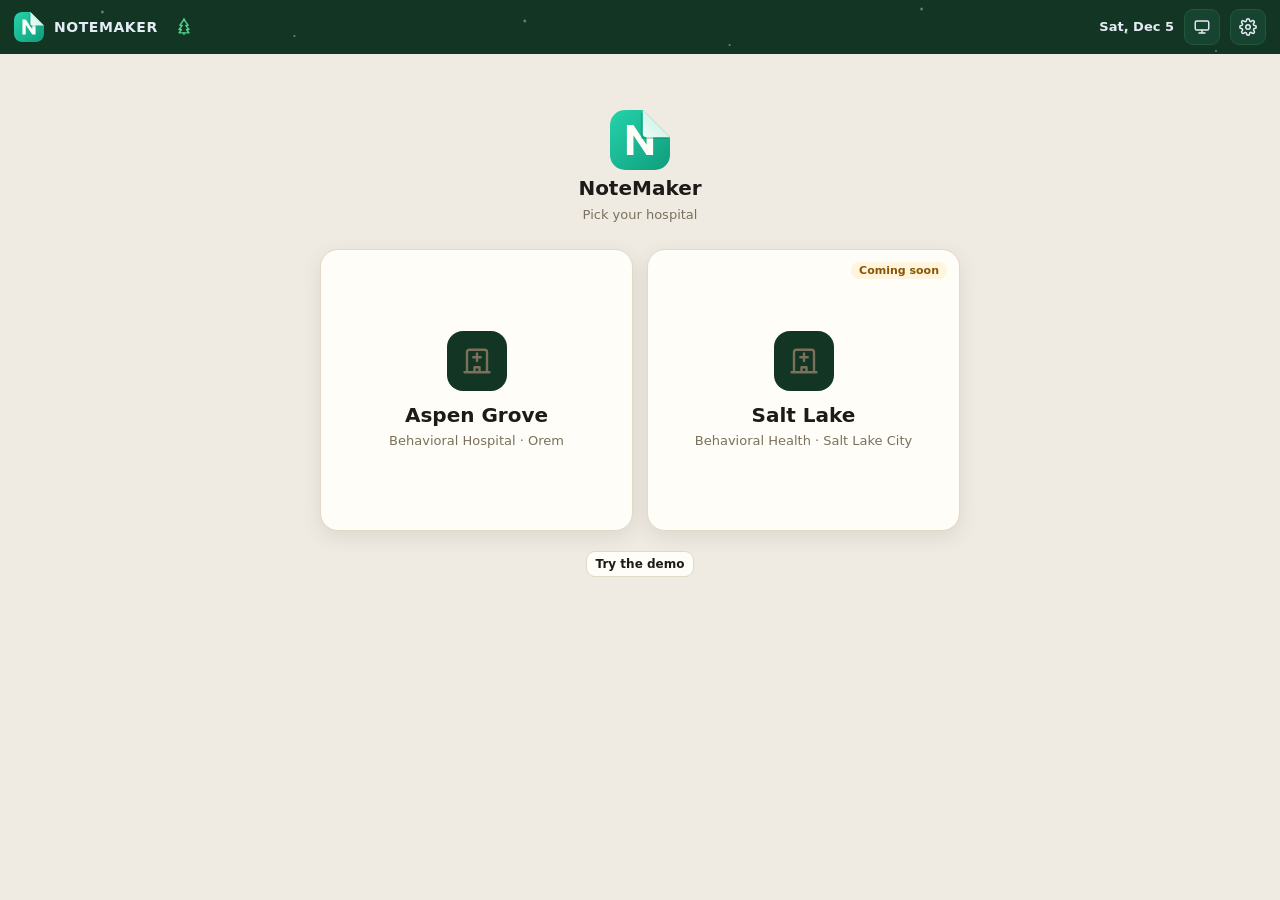
<file: index.html>
<!DOCTYPE html>
<html lang="en">
<head>
<meta charset="utf-8">
<!-- Security lock: this page may only load its own files and can never send data to any other server.
     worker-src 'self' only allows sw.js (this site's own offline copy of the app's files). -->
<meta http-equiv="Content-Security-Policy" content="default-src 'none'; script-src 'self'; style-src 'self' 'unsafe-inline'; img-src 'self' data: blob:; font-src 'self'; frame-src blob:; manifest-src 'self'; connect-src 'none'; worker-src 'self'; object-src 'none'; base-uri 'none'; form-action 'none'">
<meta name="referrer" content="no-referrer">
<meta name="viewport" content="width=device-width, initial-scale=1, viewport-fit=cover">
<meta name="robots" content="noindex">
<title>NoteMaker</title>
<meta name="description" content="Preps tomorrow's scribe notes, flags what needs attention, prints a unit at once.">
<meta name="theme-color" content="#0f1726">
<link rel="icon" href="icons/favicon.svg?v=2" type="image/svg+xml">
<link rel="icon" href="icons/favicon-32.png?v=2" sizes="32x32" type="image/png">
<link rel="apple-touch-icon" href="icons/apple-touch-icon.png?v=2">
<link rel="manifest" href="manifest.webmanifest">
<meta name="apple-mobile-web-app-capable" content="yes">
<meta name="apple-mobile-web-app-status-bar-style" content="black-translucent">
<meta property="og:title" content="NoteMaker">
<meta property="og:description" content="Scribe note prep, flags, and printing.">
<meta property="og:image" content="https://feirzen.github.io/Resilience-notes/icons/og-image.png">
<meta name="twitter:card" content="summary_large_image">
<link rel="stylesheet" href="styles.css?v=15">
</head>
<body>
<header class="top" id="top"></header>
<main id="main"><p style="padding:40px;text-align:center;color:#7a705c">Loading NoteMaker…</p></main>
<script src="boot-guard.js"></script>
<script src="vendor/docx.iife.js"></script>
<script src="vendor/jszip.min.js"></script>
<script src="vendor/jspdf.umd.min.js"></script>
<script type="module" src="app.js?v=15"></script>
</body>
</html>
</file>
<file: styles.css>
*{box-sizing:border-box;margin:0;padding:0}
:root{
  --chrome:#0f1726;--chrome2:#16213a;--chromeLine:#24324d;--chromeText:#e6ecf6;--chromeDim:#8797b5;
  --desk:#efebe3;--paper:#fffdf8;--paperLine:#e2d9c6;--ink:#1d1b17;--dim:#7a705c;--hover:#f6f1e4;
  --accent:#22c9a0;--accentInk:#0f1726;--red:#e5484d;--redBg:#fdecec;--redInk:#b8282d;--amb:#f0a020;--ambBg:#fff4de;--ambInk:#8a5600;
  --hl:#fff1b8;--hlLine:#e2b93b;--shadow:0 6px 20px rgba(60,45,20,.10);
  --serif:"Times New Roman",Times,"Source Serif 4",Georgia,serif;--sans:Inter,system-ui,-apple-system,"Segoe UI",sans-serif;
}
[data-theme=dark]{--desk:#0b111d;--paper:#151f33;--paperLine:#26334d;--ink:#e6ecf6;--dim:#8f9bb3;--hover:#1b2740;
  --redBg:#3a1a20;--redInk:#ff9aa5;--ambBg:#3a2c10;--ambInk:#ffcc77;--hl:#4a3f12;--hlLine:#a8862a;--shadow:0 6px 20px rgba(0,0,0,.35)}
[data-theme=sepia]{--chrome:#3b2f1e;--chrome2:#4a3b26;--chromeLine:#5c4a30;--chromeText:#f5ead6;--chromeDim:#c9b48f;
  --desk:#e9dfcb;--paper:#f8f0e0;--paperLine:#dccbab;--ink:#3b2f1e;--dim:#7d6a4c;--hover:#efe4cf;--accent:#c48a2c;--accentInk:#fff}
body{font-family:var(--sans);background:var(--desk);color:var(--ink);min-height:100vh;transition:background .3s,color .3s}
button,select,input,textarea{font:inherit;color:inherit}
button{cursor:pointer}
[hidden]{display:none!important}

/* ---------- top bar ---------- */
.top{background:var(--chrome);color:var(--chromeText);position:sticky;top:0;z-index:20;padding-top:env(safe-area-inset-top)}
.bar{display:flex;align-items:center;gap:10px;padding:9px 14px}
.logo{width:30px;height:30px;border-radius:8px;flex:none;display:block}
.brand{overflow:hidden;text-overflow:ellipsis;font-weight:700;font-size:14px;letter-spacing:.04em;white-space:nowrap}
.sp{flex:1}
.datebox{background:var(--chrome2);border:1px solid var(--chromeLine);color:var(--chromeText);border-radius:8px;padding:6px 8px;font-size:13px}
.gear{width:36px;height:36px;border-radius:9px;background:var(--chrome2);border:1px solid var(--chromeLine);display:grid;place-items:center;color:var(--chromeText);transition:transform .35s ease-out}
.gear.open{transform:rotate(90deg)}
.tabs{display:flex;overflow-x:auto;border-top:1px solid var(--chromeLine);padding:0 8px;scrollbar-width:none}
.tabs a{color:var(--chromeDim);text-decoration:none;font-weight:600;font-size:12.5px;padding:10px 12px;border-bottom:2px solid transparent;white-space:nowrap;transition:color .2s,border-color .2s;letter-spacing:.03em}
.tabs a:hover{color:var(--chromeText)}
.tabs a.on{color:#fff;border-color:var(--accent)}
.tabs i{font-style:normal;font-size:10.5px;margin-left:5px;color:var(--chromeDim)}
.tabs .rd{display:inline-block;width:6px;height:6px;border-radius:50%;background:var(--red);margin-left:5px;vertical-align:middle}
.tray{position:absolute;right:14px;top:54px;background:var(--paper);color:var(--ink);border:1px solid var(--paperLine);border-radius:14px;box-shadow:0 14px 40px rgba(0,0,0,.25);padding:10px;width:260px;animation:drop .25s ease-out;z-index:30}
@keyframes drop{from{opacity:0;transform:translateY(-6px)}to{opacity:1;transform:none}}
.tray h4{font-size:11px;text-transform:uppercase;letter-spacing:.07em;color:var(--dim);margin:6px 4px}
.looks{display:grid;grid-template-columns:repeat(4,1fr);gap:6px;margin-bottom:6px}
.looks button{border:2px solid var(--paperLine);border-radius:10px;padding:8px 2px 6px;font-size:11px;background:var(--paper);display:flex;flex-direction:column;align-items:center;gap:4px}
.looks button.on{border-color:var(--accent)}
.looks .sw{width:26px;height:18px;border-radius:5px;border:1px solid rgba(0,0,0,.15)}
.tray .item{display:flex;width:100%;text-align:left;gap:10px;align-items:center;padding:9px 8px;border:none;background:none;border-radius:8px;font-size:13.5px}
.tray .item:hover{background:var(--hover)}

/* ---------- layout ---------- */
main{padding:16px 14px calc(40px + env(safe-area-inset-bottom));max-width:1240px;margin:0 auto;animation:in .3s ease-out}
@keyframes in{from{opacity:0;transform:translateY(5px)}to{opacity:1;transform:none}}
@media (prefers-reduced-motion:reduce){*{animation:none!important;transition:none!important}}
h1{font-size:20px;font-weight:700}
h2{font-size:15px;font-weight:700;margin:18px 0 8px}
.muted{color:var(--dim);font-size:13px;line-height:1.45}
.row{display:flex;gap:8px;align-items:center;flex-wrap:wrap}
.btn{border:1px solid var(--paperLine);background:var(--paper);border-radius:9px;padding:8px 13px;font-weight:600;font-size:13px;transition:transform .15s ease-out,background .2s}
.btn:active{transform:scale(.97)}
.btn:hover{background:var(--hover)}
.btn.p{background:var(--chrome);color:var(--chromeText);border-color:var(--chrome)}
.btn.go{background:var(--accent);color:var(--accentInk);border-color:var(--accent)}
.btn.warn{color:var(--redInk)}
.btn.sm{padding:5px 9px;font-size:12px}
.card{background:var(--paper);border:1px solid var(--paperLine);border-radius:12px;box-shadow:var(--shadow)}

/* ---------- home ---------- */
.stats{display:grid;grid-template-columns:repeat(auto-fit,minmax(150px,1fr));gap:10px;margin-top:12px}
.stat{padding:14px}
.stat b{display:block;font-size:28px;font-weight:700;letter-spacing:-.02em}
.stat span{font-size:12.5px;color:var(--dim)}

.units{display:grid;grid-template-columns:repeat(auto-fill,minmax(220px,1fr));gap:10px}
.unit{padding:14px;text-decoration:none;color:inherit;display:block;transition:transform .2s ease-out,box-shadow .2s}
.unit:hover{transform:translateY(-2px);box-shadow:0 10px 26px rgba(60,45,20,.16)}
.unit .nm{font-weight:700;font-size:15px;letter-spacing:.03em}
.unit .ln{font-size:12.5px;color:var(--dim);margin-top:5px}
.pill{display:inline-block;font-size:11px;font-weight:700;padding:2px 8px;border-radius:10px}
.pill.r{background:var(--red);color:#fff}.pill.a{background:var(--amb);color:#1d1b17}.pill.ok{background:transparent;color:var(--dim);border:1px solid var(--paperLine)}

/* ---------- unit list (paper) ---------- */
.list{overflow:hidden}
.it{display:flex;gap:12px;padding:13px 16px;border-bottom:1px solid var(--paperLine);align-items:baseline;cursor:pointer;transition:background .2s;text-decoration:none;color:inherit}
.it:last-child{border:none}
.it:hover{background:var(--hover)}
.it .nm{font-family:var(--serif);font-size:16px;flex:1}
.it .mk{font-size:12px;font-weight:600;text-align:right}
.mk.r{color:var(--redInk)}.mk.a{color:var(--ambInk)}.mk.q{color:var(--dim);font-weight:500}
.tag{font-size:10.5px;font-weight:700;letter-spacing:.05em;color:var(--dim);border:1px solid var(--paperLine);padding:1px 6px;border-radius:6px;margin-left:6px;font-family:var(--sans);vertical-align:2px}

/* ---------- patient ---------- */
.ptwrap{display:grid;grid-template-columns:1fr;gap:14px}
@media(min-width:900px){.ptwrap{grid-template-columns:230px 1fr}}
.side{background:var(--chrome);border-radius:12px;padding:6px;align-self:start;position:sticky;top:calc(var(--toph,92px) + 18px);max-height:calc(100vh - var(--toph,92px) - 38px);overflow:auto}
@media(max-width:899px){.side{display:none}}
.side a{display:flex;align-items:center;gap:8px;padding:9px 10px;border-radius:8px;color:#d6deec;font-size:13px;text-decoration:none;transition:background .2s}
.side a:hover{background:var(--chrome2)}
.side a.on{background:#1d2b48;color:#fff;box-shadow:inset 3px 0 0 var(--accent)}
.side a span:first-child{flex:1;display:flex;align-items:center;min-width:0}
.side .admA,.side .qtag{vertical-align:0}.side .admA circle{fill:#4f86e8}
.side a .pill{flex:none}
.side .ok{color:#56688a;font-size:11px}
.alerts{display:flex;flex-direction:column;gap:6px;margin-bottom:10px}
.al{display:flex;align-items:center;gap:8px;font-size:13px;padding:8px 10px;border-radius:8px;border-left:4px solid;animation:in .3s ease-out}
.al.red{background:var(--redBg);border-color:var(--red)}.al.amber{background:var(--ambBg);border-color:var(--amb)}
.al .sp{flex:1}
.tools{display:flex;gap:6px;flex-wrap:wrap;margin-bottom:10px}
.paper{background:var(--paper);border:1px solid var(--paperLine);border-radius:4px;box-shadow:var(--shadow);padding:26px 24px;font-family:var(--serif);font-size:15px;line-height:1.5}
@media(max-width:600px){.paper{padding:18px 14px;font-size:14px}}
.hdr{display:flex;justify-content:space-between;flex-wrap:wrap;gap:6px;font-size:13px;color:var(--dim);margin-bottom:8px}
.ttl{text-align:center;font-weight:700;margin:6px 0 4px}
.box{font-weight:700;font-size:13px;letter-spacing:.02em;border:1px solid var(--ink);padding:3px 8px;margin:16px 0 6px}
.box em{font-weight:400;font-style:normal}
.boxed{border:1px solid var(--ink);margin:12px 0}
.boxed .bl{font-weight:700;font-size:13px;padding:3px 8px;border-bottom:1px solid var(--ink)}
.boxed .bc{padding:4px 8px;min-height:20px}
.pp{padding:4px 7px;margin:2px -7px;border-radius:5px;transition:background .2s}
.pp.click{cursor:pointer}
.pp.click:hover{background:var(--hover)}
.pp.open{background:var(--paper);outline:2px solid var(--accent);box-shadow:0 4px 16px rgba(34,201,160,.18)}
.new{background:var(--hl);box-shadow:inset 0 -2px 0 var(--hlLine);border-radius:2px;padding:0 2px}
.mf{display:inline-block;font:600 11px var(--sans);padding:2px 7px;border-radius:5px;margin-left:5px;vertical-align:1px}
.mf.red{background:var(--redBg);color:var(--redInk)}.mf.amber{background:var(--ambBg);color:var(--ambInk)}.mf.soft{background:var(--hover);color:var(--dim)}
.vs{width:100%;border-collapse:collapse;font:13px var(--sans);margin:4px 0 8px}
.vs td,.vs th{border:1px solid var(--paperLine);padding:4px;text-align:center}
.vs th{font-weight:600}
.pl{font-size:14.5px}
.mini{font:12px var(--sans);color:var(--dim);margin-top:10px}

/* ---------- editor panel ---------- */
.ed{font-family:var(--sans);font-size:13px;background:var(--desk);border:1px solid var(--paperLine);border-radius:10px;padding:12px;margin:8px 0 6px;animation:in .25s ease-out}
.ed label{display:block;font-size:11px;font-weight:600;text-transform:uppercase;letter-spacing:.06em;color:var(--dim);margin:10px 0 4px}
.ed textarea,.ed input,.ed select,.f input,.f select,.f textarea{width:100%;border:1px solid var(--paperLine);background:var(--paper);border-radius:8px;padding:8px 9px;font-size:13.5px;transition:border-color .2s}
.ed textarea:focus,.ed input:focus,.f input:focus,.f textarea:focus{outline:none;border-color:var(--accent)}
.ed textarea{min-height:58px;resize:vertical;font-family:var(--serif);font-size:14.5px}
.grid2{display:grid;grid-template-columns:1fr 1fr;gap:8px}
.meds{display:flex;flex-direction:column;gap:6px}
.med{display:grid;grid-template-columns:2fr 1fr 1fr 1fr auto;gap:6px;align-items:center;background:var(--paper);border:1px solid var(--paperLine);border-radius:8px;padding:6px}
@media(max-width:600px){.med{grid-template-columns:1fr 1fr}}
.med input{padding:6px 7px;font-size:12.5px}
.med .x{display:flex;gap:4px;flex-wrap:wrap;grid-column:1/-1;font-size:12px;color:var(--dim);align-items:center}
.chip{display:inline-flex;align-items:center;gap:5px;border:1px solid var(--paperLine);background:var(--paper);border-radius:14px;padding:4px 9px;font-size:12px;cursor:pointer;transition:background .2s}
.chip.on{background:var(--chrome);color:var(--chromeText);border-color:var(--chrome)}

/* ---------- modal ---------- */
.scrim{position:fixed;inset:0;background:rgba(15,23,38,.55);display:grid;place-items:center;padding:16px;z-index:50;animation:fade .2s ease-out}
@keyframes fade{from{opacity:0}to{opacity:1}}
.modal{background:var(--paper);color:var(--ink);border-radius:14px;width:100%;max-width:520px;max-height:90vh;display:flex;flex-direction:column;overflow:hidden;animation:pop .28s cubic-bezier(.2,.9,.3,1.15)}
.modal.wide{max-width:980px}
@keyframes pop{from{opacity:0;transform:scale(.96) translateY(8px)}to{opacity:1;transform:none}}
.mh{background:var(--chrome);color:var(--chromeText);padding:12px 16px;font-weight:600;display:flex;align-items:center;gap:8px}
.mb{padding:14px 16px;overflow:auto}
.mfoot{display:flex;gap:8px;padding:12px 16px;border-top:1px solid var(--paperLine);justify-content:flex-end;flex-wrap:wrap}
.lbl{font-size:11px;text-transform:uppercase;letter-spacing:.06em;color:var(--dim);margin:12px 0 6px;font-weight:600}
.chk{display:flex;gap:10px;align-items:flex-start;font-size:13.5px;padding:9px 0;border-bottom:1px solid var(--paperLine);cursor:pointer}
.chk input{width:17px;height:17px;margin-top:2px;accent-color:var(--accent);flex:none}
.chk small{display:block;color:var(--dim);font-size:12px;margin-top:2px}
.f{display:grid;gap:4px;margin-bottom:8px}
.f span{font-size:11px;font-weight:600;text-transform:uppercase;letter-spacing:.06em;color:var(--dim)}
.vgrid{width:100%;border-collapse:collapse;font-size:13px}
.vgrid th{font-size:11px;text-transform:uppercase;color:var(--dim);text-align:left;padding:4px}
.vgrid td{padding:3px}
.vgrid input{width:100%;min-width:52px;border:1px solid var(--paperLine);background:var(--paper);border-radius:6px;padding:6px;font-size:13px}
.vgrid td.nm{font-family:var(--serif);font-size:14px;white-space:nowrap;padding-right:8px}
.vwrap{display:grid;grid-template-columns:1fr;gap:12px}
@media(min-width:860px){.vwrap{grid-template-columns:300px 1fr}}
.qr{background:#fff;border-radius:10px;padding:8px;width:200px;margin:8px auto}
.qr svg{width:100%;height:auto;display:block}
.shots img{width:100%;border-radius:8px;border:1px solid var(--paperLine);margin-top:8px;cursor:zoom-in}
.status{display:inline-flex;align-items:center;gap:7px;font-size:13px;font-weight:600}
.dot{width:9px;height:9px;border-radius:50%;background:#c3c9d6}.dot.on{background:#1f9d63}.dot.bad{background:var(--red)}
.code{font:700 22px ui-monospace,monospace;letter-spacing:.2em}
.toast{position:fixed;left:50%;bottom:24px;transform:translateX(-50%);background:var(--chrome);color:var(--chromeText);padding:10px 16px;border-radius:10px;font-size:13.5px;font-weight:600;z-index:60;animation:pop .25s ease-out;box-shadow:0 10px 30px rgba(0,0,0,.25)}
.welcome{max-width:560px;margin:40px auto;padding:24px}
.welcome .logo{width:56px;height:56px;border-radius:14px;margin-bottom:12px}
.warnbox{font-size:12.5px;color:var(--ambInk);background:var(--ambBg);border-radius:10px;padding:10px 12px;line-height:1.45;margin-top:12px}

@media(max-width:480px){.brand{display:none}.datebox{max-width:140px}}

.spin{display:inline-block;width:13px;height:13px;border:2px solid currentColor;border-right-color:transparent;border-radius:50%;margin-right:7px;vertical-align:-2px;animation:rot .7s linear infinite}
.spin.big{width:34px;height:34px;border-width:3px;margin:0;color:var(--accent)}
@keyframes rot{to{transform:rotate(360deg)}}
.bar2{height:5px;border-radius:3px;background:var(--hover);margin-top:14px;overflow:hidden}
.bar2 i{display:block;height:100%;width:0;background:var(--accent);transition:width .3s ease-out}
button:disabled{opacity:.7;cursor:wait}

ul.dash{list-style:none;padding-left:34px;margin:6px 0}
ul.dash li{position:relative}
ul.dash li::before{content:"-";position:absolute;left:-20px}
.savepill{position:fixed;right:14px;bottom:calc(14px + env(safe-area-inset-bottom));background:var(--chrome);color:var(--chromeText);font-size:12.5px;font-weight:600;padding:8px 12px;border-radius:20px;z-index:40;box-shadow:0 6px 18px rgba(0,0,0,.2);animation:pop .25s ease-out}

.today{display:flex;flex-direction:column;align-items:flex-end;line-height:1.15;font-size:13px}
.oldbtn{background:none;border:none;color:var(--chromeDim);font-size:11.5px;padding:2px 0;text-decoration:underline;text-underline-offset:2px}
.oldbtn.on{color:#1d1b17;background:var(--amb);text-decoration:none;border-radius:6px;padding:2px 7px;font-weight:600}
#ov{overflow:hidden}
.ovu{border-bottom:1px solid var(--paperLine)}.ovu:last-child{border:none}
.ovh{display:flex;align-items:center;gap:12px;padding:11px 14px;cursor:pointer;transition:background .2s}
.ovh:hover{background:var(--hover)}
.ovn{font-weight:700;font-size:13px;letter-spacing:.04em;width:82px;flex:none}

.s{width:18px;height:18px;border-radius:5px;display:block;transition:transform .15s ease-out}
.s:hover{transform:scale(1.2)}
.s.g{background:#3fb97f}.s.a{background:var(--amb)}.s.r{background:var(--red)}
.chev{color:var(--dim);transition:transform .25s ease-out}
.ovu.open .chev{transform:rotate(90deg)}
.ovb{display:none;padding:0 10px 10px;overflow:auto}
.ovu.open .ovb{display:block;animation:in .25s ease-out}
.ovt{width:100%;border-collapse:collapse;font-size:12.5px}
.ovt th{text-align:left;font-size:10.5px;text-transform:uppercase;letter-spacing:.05em;color:var(--dim);padding:6px;border-bottom:1px solid var(--paperLine)}
.ovt td{padding:7px 6px;border-bottom:1px solid var(--paperLine);vertical-align:top}
.ovt tr[onclick]{cursor:pointer}.ovt tr[onclick]:hover td{background:var(--hover)}
.ovt td.nm{font-family:var(--serif);font-size:14px;white-space:nowrap}
.ovt.rules input,.ovt.rules select{border:1px solid var(--paperLine);background:var(--paper);border-radius:6px;padding:5px 6px;font-size:12.5px;width:100%;min-width:90px}
.ovt.rules input:disabled,.ovt.rules select:disabled{opacity:.6}

.back{width:34px;height:34px;border-radius:9px;background:var(--chrome2);border:1px solid var(--chromeLine);color:var(--chromeText);font-size:22px;line-height:1;display:grid;place-items:center;padding-bottom:3px;transition:transform .15s ease-out}
.back:active{transform:scale(.94)}
.chip.sug{padding:3px 8px;font-size:11.5px}
.chip.sug:hover{background:var(--accent);color:var(--accentInk);border-color:var(--accent)}
.stickies{display:flex;flex-direction:column;gap:8px;margin-bottom:10px;align-items:flex-start}
.sticky{width:100%;border-radius:10px;padding:9px 12px;font-size:13.5px;line-height:1.45;box-shadow:var(--shadow);animation:in .25s ease-out;border-left:4px solid}
.sticky.quick{background:#fff6cf;border-color:#e2b93b;color:#3b3110}
.sticky.keep{background:#e7f1fb;border-color:#4f7cff;color:#18263f}
[data-theme=dark] .sticky.quick{background:#3d3412;color:#f5e9b8}[data-theme=dark] .sticky.keep{background:#18263f;color:#cfe0ff}
.sticky .sh{display:flex;gap:8px;align-items:center;margin-bottom:3px;font-size:12px}
.sticky .btn.sm{padding:2px 7px;font-size:11px;background:rgba(255,255,255,.6)}
.tag.note{color:#8a5600;border-color:#e2b93b}
.ovt.xl td{font-size:12.5px}.ovt.xl tr[data-pt]{cursor:pointer}.ovt.xl tr[data-pt]:hover td{background:var(--hover)}
.ovt .cell{width:52px;border:1px solid var(--paperLine);background:var(--paper);border-radius:6px;padding:3px 5px;font-size:12.5px;text-align:center}

/* ---------- round 10 ---------- */
.homegrid{display:grid;grid-template-columns:1fr;gap:18px}
@media(min-width:1100px){.homegrid{grid-template-columns:1fr 290px}.rail{position:sticky;top:calc(var(--toph,92px) + 28px);align-self:start;max-height:calc(100vh - var(--toph,92px) - 48px);overflow:auto}}
.rail{display:flex;flex-direction:column;gap:10px}
.daybar{display:flex;flex-wrap:wrap;gap:10px;align-items:flex-end;padding:12px 14px;margin-top:12px}
.daybar label{display:flex;flex-direction:column;gap:3px;font-size:11px;font-weight:600;text-transform:uppercase;letter-spacing:.05em;color:var(--dim)}
.daybar select,.daybar input{border:1px solid var(--paperLine);background:var(--paper);border-radius:8px;padding:7px 9px;font-size:14px;text-transform:none;letter-spacing:0;color:var(--ink);font-weight:500}
.daybar input{width:78px}.daybar select{min-width:170px}
.daybar .btn{margin-left:auto}
.stat .admits{display:flex;flex-direction:column;gap:2px;margin-top:8px}
.stat .admits a{font-family:var(--serif);font-size:14px;color:var(--ink);text-decoration:none}
.stat .admits a:hover{text-decoration:underline}
.stat .admits i{font-style:normal;font-family:var(--sans);font-size:11px;color:var(--dim);margin-left:4px}
.stat.r b{color:var(--ambInk)}
.units2{display:grid;grid-template-columns:repeat(auto-fill,minmax(210px,1fr));gap:12px}
.unit2{padding:14px 16px;text-decoration:none;color:inherit;display:flex;flex-direction:column;gap:4px;transition:transform .2s ease-out,box-shadow .2s;border-top:4px solid var(--chrome)}
.unit2:hover{transform:translateY(-3px);box-shadow:0 12px 28px rgba(60,45,20,.16)}
.u-top{display:flex;align-items:baseline;justify-content:space-between}
.u-name{font-weight:700;font-size:16px;letter-spacing:.04em;text-transform:uppercase}
.u-num{font-size:30px;font-weight:700;letter-spacing:-.03em;line-height:1}
.u-sub{font-size:12px;color:var(--dim);margin-top:-2px}
.u-bar{height:5px;border-radius:3px;background:var(--hover);overflow:hidden;margin-top:6px}
.u-bar i{display:block;height:100%;background:var(--accent);transition:width .5s ease-out}
.u-foot{font-size:12.5px;color:var(--dim)}.u-foot.ok{color:var(--ink);font-weight:600}
.u-flags{display:flex;flex-wrap:wrap;gap:10px;font-size:12px;margin-top:2px;min-height:18px}
.u-flags span{display:inline-flex;align-items:center;gap:5px}
i.d{display:inline-block;width:8px;height:8px;border-radius:50%;vertical-align:1px}
i.d.r{background:var(--red)}i.d.a{background:var(--amb)}i.d.q{background:#e2b93b;box-shadow:0 0 0 2px #fff6cf;margin-left:6px}
.ovh{background:var(--hover)}
.ovu.open .ovh{background:var(--chrome);color:var(--chromeText)}.ovu.open .ovh .muted{color:var(--chromeDim)}
.ovt.zebra tr:nth-child(even) td{background:rgba(120,100,60,.07)}
[data-theme=dark] .ovt.zebra tr:nth-child(even) td{background:rgba(255,255,255,.04)}
.ovt.xl td.nm b{font-family:var(--serif);font-size:14.5px}
.dxa{color:#b4531a;font-weight:600}.dxd{color:#6d3fc0;font-weight:600}
[data-theme=dark] .dxa{color:#ffb27a}[data-theme=dark] .dxd{color:#c3a6ff}
.ovt .cell::placeholder{color:#b9ad95;opacity:1}
.ovt .cell.wide{width:100%;min-width:140px;text-align:left}
.sticky.count{background:#e9f6ee;border-color:#3fb97f;color:#173b28}
.sticky.count pre{font:13.5px/1.45 ui-monospace,Consolas,monospace;white-space:pre-wrap;margin:4px 0}
.sticky.board{border-color:transparent;color:#2b2418}
.sticky.board.c0{background:#fde2e4}.sticky.board.c1{background:#e2ecfd}.sticky.board.c2{background:#efe2fd}
[data-theme=dark] .sticky.count{background:#173b28;color:#d6f5e3}[data-theme=dark] .sticky.board{color:#f1ece3}
[data-theme=dark] .sticky.board.c0{background:#4a2a2e}[data-theme=dark] .sticky.board.c1{background:#22324d}[data-theme=dark] .sticky.board.c2{background:#382a4d}
.counttxt{width:100%;font:14px/1.5 ui-monospace,Consolas,monospace;border:1px solid var(--paperLine);border-radius:8px;padding:10px;background:var(--paper);color:var(--ink)}
.countgrid{display:grid;grid-template-columns:repeat(auto-fill,minmax(230px,1fr));gap:10px}
.segtabs{display:flex;gap:6px;flex-wrap:wrap;margin-bottom:12px}
.segtabs button{border:1px solid var(--paperLine);background:var(--paper);border-radius:20px;padding:7px 13px;font-weight:600;font-size:13px}
.segtabs button.on{background:var(--chrome);color:var(--chromeText);border-color:var(--chrome)}
.tools{align-items:center}
.btn.big{font-size:14.5px;padding:10px 16px}
.btn.ic{display:inline-flex;align-items:center;gap:6px;padding:8px 11px}
.btn.ic span{font-size:12.5px}
@media(max-width:700px){.btn.ic span{display:none}}
.more{position:relative}
.menu{position:absolute;right:0;top:calc(100% + 6px);background:var(--paper);border:1px solid var(--paperLine);border-radius:12px;box-shadow:0 14px 34px rgba(0,0,0,.18);padding:6px;min-width:250px;z-index:25;animation:drop .2s ease-out}
.menu button{display:block;width:100%;text-align:left;border:none;background:none;padding:9px 10px;border-radius:8px;font-size:13.5px}
.menu button:hover{background:var(--hover)}.menu button.warn{color:var(--redInk)}
.aimbar{position:fixed;left:50%;top:calc(12px + env(safe-area-inset-top));transform:translateX(-50%);background:#1d1b17;color:#fff;padding:10px 12px 10px 16px;border-radius:12px;display:flex;gap:12px;align-items:center;z-index:70;font-size:13.5px;font-weight:600;box-shadow:0 10px 30px rgba(0,0,0,.3);animation:pop .25s ease-out;width:min(560px,94vw)}
body.aiming,body.aiming *{cursor:crosshair!important}
.flagged{outline:3px solid var(--amb)!important;outline-offset:2px;transition:outline-color .3s}

/* ---------- round 11: NoteMaker ---------- */
.ico{flex:none;vertical-align:-3px}
.btn .ico{margin-right:2px}
.sitetag{font-size:10.5px;font-weight:700;letter-spacing:.06em;color:var(--chromeDim);border:1px solid var(--chromeLine);border-radius:6px;padding:2px 6px}
.small{font-size:12.5px}
/* census + follow-up */
.census{display:grid;grid-template-columns:auto auto 1fr;gap:4px 26px;align-items:center;padding:16px 20px;margin-top:12px}
.cz b{display:block;font-size:34px;font-weight:700;letter-spacing:-.03em;line-height:1}
.cz span{font-size:12.5px;color:var(--dim)}
.cadm{display:flex;flex-wrap:wrap;gap:6px 14px;border-left:1px solid var(--paperLine);padding-left:20px;min-height:40px;align-items:center}
.cadm a{display:inline-flex;align-items:center;font-family:var(--serif);font-size:15px;color:var(--ink);text-decoration:none}
.cadm a .admA{vertical-align:0}
.cadm a:hover{text-decoration:underline}
.cadm i{font:normal 600 10.5px var(--sans);color:var(--dim);margin-left:6px;letter-spacing:.04em;text-transform:uppercase}
@media(max-width:640px){.census{grid-template-columns:1fr 1fr}.cadm{grid-column:1/-1;border:none;padding:0}}
.fuwrap{margin-top:12px;overflow:hidden}
.fuh{padding:12px 18px;font-size:14px;border-bottom:1px solid var(--paperLine);color:var(--dim)}
.fuh b{font-size:22px;color:var(--ambInk);margin-right:4px}
.furows{display:grid;grid-template-columns:repeat(auto-fill,minmax(330px,1fr))}
.fur{display:grid;grid-template-columns:96px 34px 1fr;gap:10px;align-items:center;padding:12px 18px;border-bottom:1px solid var(--paperLine);color:inherit;text-decoration:none;transition:background .2s}
.fur:hover{background:var(--hover)}
.fun{font-weight:700;letter-spacing:.05em;text-transform:uppercase;font-size:13.5px}
.fuc{font-size:18px;font-weight:700;color:var(--dim);text-align:right}
.fut{display:flex;flex-wrap:wrap;gap:5px}
.fpill{font-size:11.5px;font-weight:600;padding:3px 8px;border-radius:10px;white-space:nowrap}
.fpill.r{background:var(--redBg);color:var(--redInk)}.fpill.a{background:var(--ambBg);color:var(--ambInk)}
.fpill.q{background:#fff6cf;color:#7a5a00}.fpill.n{background:var(--hover);color:var(--dim)}
/* rail */
.countcard{background:linear-gradient(160deg,#0f5b46,#147a5c);color:#e9fff6;border-radius:14px;padding:14px 16px;box-shadow:0 10px 26px rgba(15,91,70,.28);margin-bottom:8px}
.cch{display:flex;align-items:center;gap:8px;font-weight:700;font-size:14px;margin-bottom:6px}
.cch .btn{background:rgba(255,255,255,.15);border-color:rgba(255,255,255,.25);color:#fff}
.countcard pre{font:13.5px/1.45 ui-monospace,Consolas,monospace;white-space:pre-wrap;margin:6px 0 4px;color:#fff}
.countcard p{font-size:12.5px;opacity:.85}.ccf{font-size:11px;opacity:.7}
.railsec{border-top:1px solid var(--paperLine);padding-top:12px;display:flex;flex-direction:column;gap:8px}
.rh{gap:7px;font-size:14px}
.sticky.ann{background:#e6f0ff;border-color:#4f7cff;color:#18263f}
[data-theme=dark] .sticky.ann{background:#1d2b48;color:#d6e3ff}
.dxc{font-weight:600}
.tsrow{margin-bottom:6px;flex-wrap:nowrap}.tsrow input{flex:1;text-align:left;min-width:0}.tsrow input.short{flex:0 0 90px}
/* note + margin comments */
.notewrap{position:relative}
@media(min-width:1150px){.notewrap.has-c{display:grid;grid-template-columns:minmax(0,1fr) 250px;gap:16px}}
.comments{position:relative}
.comments.stacked{display:flex;flex-direction:column;gap:8px;margin-top:12px}
.cmt{position:absolute;left:0;right:0;background:var(--paper);border:1px solid var(--paperLine);border-left:4px solid var(--dim);border-radius:8px;padding:8px 10px;font-size:12.5px;line-height:1.4;box-shadow:0 2px 8px rgba(60,45,20,.08);cursor:pointer;transition:transform .2s ease-out,box-shadow .2s,top .25s ease-out}
.comments.stacked .cmt{position:static}
.cmt.red{border-left-color:var(--red)}.cmt.amber{border-left-color:var(--amb)}.cmt.soft{border-left-color:#c9bfa9;color:var(--dim)}
.cmt.hot{transform:scale(1.06);box-shadow:0 10px 24px rgba(60,45,20,.2);z-index:2}
.cmt .ca{display:flex;flex-wrap:wrap;gap:5px;margin-top:6px}
.dxn.u-red{text-decoration:underline;text-decoration-color:var(--red);text-decoration-thickness:2px;text-underline-offset:3px}
.dxn.u-amber{text-decoration:underline;text-decoration-color:var(--amb);text-decoration-thickness:2px;text-underline-offset:3px}
.dxn.u-soft,.u-soft{text-decoration:underline dotted #b9ad95;text-underline-offset:3px}
.pp.hot{background:rgba(240,160,32,.12)}
.pp.pulse{animation:pulse 1.6s ease-out}
@keyframes pulse{0%{box-shadow:0 0 0 0 rgba(240,160,32,.5)}100%{box-shadow:0 0 0 12px rgba(240,160,32,0)}}
/* hospital picker + help menu */
.sites{display:grid;gap:10px}
.site{display:flex;flex-direction:column;align-items:flex-start;gap:2px;text-align:left;border:1px solid var(--paperLine);background:var(--paper);border-radius:12px;padding:14px 16px;transition:border-color .2s,transform .15s}
.site:hover{border-color:var(--accent);transform:translateY(-1px)}
.site b{font-size:16px}.site span{font-size:13px;color:var(--dim)}.site i{font-style:normal;font-size:11px;color:var(--ambInk);font-weight:600}
/* trainings */
.trgrid{display:grid;grid-template-columns:repeat(auto-fill,minmax(250px,1fr));gap:12px}
.card.tr{padding:16px;display:flex;flex-direction:column;gap:6px}
.tri{width:40px;height:40px;border-radius:10px;background:var(--hover);display:grid;place-items:center;color:var(--chrome)}
[data-theme=dark] .tri{color:var(--accent)}
.card.tr p{font-size:13px;color:var(--dim);line-height:1.4}
.soon{align-self:flex-start;font-size:11px;font-weight:700;color:var(--dim);border:1px dashed var(--paperLine);border-radius:8px;padding:2px 8px;margin-top:4px}
/* help */
.hring{outline:3px solid var(--accent)!important;outline-offset:4px;border-radius:6px;position:relative;z-index:31}
body.helping .hspot{outline:2px dashed var(--accent);outline-offset:3px;cursor:help!important}
.hbub{position:fixed;z-index:80;background:#1d1b17;color:#fff;border-radius:12px;padding:12px 14px;box-shadow:0 14px 34px rgba(0,0,0,.3);animation:pop .25s ease-out;font-size:13.5px}
.hbub p{margin:4px 0 10px;line-height:1.45;color:#e9e4da}
.hbub .btn{background:rgba(255,255,255,.12);color:#fff;border-color:rgba(255,255,255,.2)}
.hbub .btn.p{background:var(--accent);color:var(--accentInk);border-color:var(--accent)}
.hbub .muted{color:#b8b0a2}

/* ---------- round 12 ---------- */
.aimbar .btn,.hbar .btn{background:rgba(255,255,255,.14);color:#fff;border-color:rgba(255,255,255,.3)}
.aimbar .btn:hover,.hbar .btn:hover{background:rgba(255,255,255,.24)}
.hclose{position:absolute;top:8px;right:8px;background:none;border:none;color:#cfc8bb;padding:2px;border-radius:6px}
.hclose:hover{color:#fff;background:rgba(255,255,255,.12)}
.hbub{padding-right:34px}
.vgrid tr:focus-within td{background:var(--hover)}
.vgrid tr:focus-within td.nm{font-weight:700}
.vgrid tr:focus-within td:first-child{box-shadow:inset 3px 0 0 var(--accent)}
/* new admit + notes to write up */
.admA{display:inline-block;width:16px;height:16px;margin-left:8px;vertical-align:-3px;line-height:0;flex:none}
.admA svg{display:block;overflow:visible}.admA circle{fill:#2a62c9}.admA path{fill:none;stroke:#fff;stroke-width:1.75;stroke-linecap:round;stroke-linejoin:round}
[data-theme=dark] .admA circle{fill:#4f86e8}
.cadm a .admA{margin:0 7px 0 0}
.admpill,.qpill{display:inline-flex;align-items:center;gap:4px;font:600 11px var(--sans);padding:3px 8px;border-radius:10px;margin-left:8px;vertical-align:2px}
.admpill{background:#e3ecff;color:#2a62c9}
.qpill{background:#dff3f6;color:#0f6b74}
.qtag{display:inline-flex;align-items:center;gap:3px;font:700 10.5px var(--sans);color:#0f6b74;background:#dff3f6;border-radius:9px;padding:1px 6px;margin-left:8px;vertical-align:1px;line-height:1.4}
[data-theme=dark] .qpill,[data-theme=dark] .qtag{background:#123b40;color:#8fe0e8}[data-theme=dark] .admpill{background:#1d2b48;color:#9cbcf2}
.sticky.quick{background:#dff3f6;border-color:#2aa3b8;color:#0f3f45}
[data-theme=dark] .sticky.quick{background:#123b40;color:#cdf3f7}
i.d.q{background:#2aa3b8;box-shadow:0 0 0 2px #dff3f6}
.fpill.q{background:#dff3f6;color:#0f6b74}
button.fpill{border:none;cursor:pointer}
/* switches + small icon buttons */
.switch{display:inline-flex;align-items:center;gap:8px;font-size:13px;cursor:pointer;user-select:none;text-transform:none;letter-spacing:0;color:var(--ink);font-weight:500}
.switch input{display:none}
.switch i{width:34px;height:20px;border-radius:10px;background:#cfc8b8;position:relative;transition:background .2s;flex:none}
.switch i::after{content:"";position:absolute;top:2px;left:2px;width:16px;height:16px;border-radius:50%;background:#fff;box-shadow:0 1px 3px rgba(0,0,0,.25);transition:transform .2s ease-out}
.switch input:checked+i{background:var(--accent)}.switch input:checked+i::after{transform:translateX(14px)}
.switch.sm{display:flex;margin:6px 0;font-size:13px}
.iconbtn{border:1px solid var(--paperLine);background:var(--paper);border-radius:8px;width:28px;height:28px;display:inline-grid;place-items:center;color:var(--dim);flex:none}
.iconbtn:hover{color:var(--ink);background:var(--hover)}
.lrow{display:flex!important;align-items:center;gap:6px}
/* table settings */
.tsec{border:1px solid var(--paperLine);border-radius:10px;margin-bottom:8px;background:var(--paper)}
.tsec summary{display:flex;align-items:center;gap:8px;padding:10px 12px;cursor:pointer;list-style:none;font-size:14px}
.tsec summary::-webkit-details-marker{display:none}
.tsec .chev{transition:transform .2s;color:var(--dim)}.tsec[open] .chev{transform:rotate(90deg)}
.tsb{padding:0 12px 12px;border-top:1px solid var(--paperLine)}
.swatches{display:flex;flex-wrap:wrap;gap:6px;margin:4px 0}
.sw{width:22px;height:22px;border-radius:50%;border:2px solid #fff;box-shadow:0 0 0 1px var(--paperLine);cursor:pointer;transition:transform .15s;padding:0}
.sw:hover{transform:scale(1.15)}.sw.on{box-shadow:0 0 0 2px var(--ink);transform:scale(1.1)}
.sw.none{background:var(--paper);display:grid;place-items:center;color:var(--dim)}
.tsrule{border:1px dashed var(--paperLine);border-radius:8px;padding:8px;margin-bottom:6px;display:grid;grid-template-columns:1fr auto;gap:4px 8px;align-items:center}
.tsrule .swatches{grid-column:1/2}.tsrule input[data-cm]{text-align:left}
/* attention box beside the note */
.glance{background:var(--paper);border:1px solid var(--paperLine);border-top:4px solid var(--red);border-radius:12px;padding:10px 12px;margin-bottom:12px;box-shadow:0 8px 22px rgba(196,38,46,.12);animation:in .3s ease-out}
.gh{display:flex;align-items:center;gap:6px;font-weight:700;font-size:13.5px;margin-bottom:6px}
.gn{background:var(--red);color:#fff;border-radius:10px;font-size:11px;padding:1px 7px}
.gi{display:flex;align-items:center;gap:8px;font-size:12.5px;padding:6px 0 6px 8px;border-left:3px solid var(--amb);margin:4px 0}
.gi.red{border-left-color:var(--red)}.gi span{flex:1;line-height:1.35}
.gi.more{display:none}.glance.open .gi.more{display:flex}
.gmore{background:none;border:none;color:var(--accent);font-weight:700;font-size:12.5px;padding:4px 0 0 8px}
.cmtlayer{position:relative}
.cmt.done{opacity:.55;transform:scale(.94);transform-origin:left top;border-left-color:#b9ad95;background:var(--hover)}
.cmt.done.hot{opacity:1;transform:scale(1)}
.cd{display:flex;align-items:center;gap:4px;margin-top:4px;font-size:11px;color:var(--dim)}
.dxn.u-done{text-decoration:underline;text-decoration-color:#c9bfa9;text-decoration-thickness:1px;text-underline-offset:3px}
@media(max-width:1149px){.notewrap{display:flex;flex-direction:column}.comments.stacked{display:contents}.glance{order:-1}.cmtlayer{order:2;display:flex;flex-direction:column;gap:8px;margin-top:12px}}
/* saving banner */
.savebar{position:fixed;left:50%;bottom:calc(16px + env(safe-area-inset-bottom));transform:translateX(-50%);z-index:65;background:var(--chrome);color:var(--chromeText);border-radius:14px;padding:12px 16px;min-width:300px;max-width:min(520px,94vw);box-shadow:0 14px 40px rgba(0,0,0,.3);animation:pop .3s ease-out}
.savebar .sbt{display:flex;align-items:center;gap:6px;font-weight:700;font-size:14px}
.savebar .sbs{font-size:12px;opacity:.8;margin-top:4px}
.savebar .bar2{background:rgba(255,255,255,.15);margin-top:8px}
.savebar.bad{background:#7d1d22;animation:shake .5s ease-out}
.savebar.bad .row{margin-top:10px}.savebar.bad .btn{background:rgba(255,255,255,.14);color:#fff;border-color:rgba(255,255,255,.3)}
@keyframes shake{0%,100%{transform:translateX(-50%)}20%{transform:translateX(calc(-50% - 8px))}40%{transform:translateX(calc(-50% + 8px))}60%{transform:translateX(calc(-50% - 4px))}80%{transform:translateX(calc(-50% + 4px))}}
/* hospital picker */
.sitepage{max-width:640px;margin:40px auto;text-align:center;display:flex;flex-direction:column;align-items:center;gap:6px}
.sitepage .logo{width:60px;height:60px;border-radius:15px}
.bigsites{display:grid;grid-template-columns:1fr 1fr;gap:14px;width:100%;margin:18px 0 14px}
@media(max-width:520px){.bigsites{grid-template-columns:1fr}}
.bigsite{aspect-ratio:1/0.9;border:1px solid var(--paperLine);background:var(--paper);border-radius:18px;display:flex;flex-direction:column;align-items:center;justify-content:center;gap:6px;box-shadow:var(--shadow);transition:transform .2s ease-out,box-shadow .2s,border-color .2s;position:relative}
.bigsite:hover{transform:translateY(-3px);box-shadow:0 14px 32px rgba(60,45,20,.18);border-color:var(--accent)}
.bigsite b{font-size:20px}.bigsite span{font-size:13px;color:var(--dim)}
.bs-ic{width:60px;height:60px;border-radius:16px;background:var(--chrome);color:#fff;display:grid;place-items:center;margin-bottom:6px}
.bigsite i{position:absolute;top:12px;right:12px;font-style:normal;font-size:11px;font-weight:700;color:var(--ambInk);background:var(--ambBg);border-radius:8px;padding:2px 8px}
.sitetag.dark{color:var(--dim);border-color:var(--paperLine);vertical-align:4px}
.dcbox{margin-top:14px}.dcbox summary{cursor:pointer;font-weight:600;font-size:14px;padding:6px 0;display:flex;align-items:center;gap:6px}
.dcbox .card{margin-top:6px;opacity:.85}
.bul{margin:0 0 0 18px;font-size:13.5px;line-height:1.5}
.hpsec{padding:14px 16px;margin-bottom:12px}
.hph{display:flex;align-items:center;gap:8px;font-weight:700;font-size:14.5px;margin-bottom:10px;padding-bottom:8px;border-bottom:1px solid var(--paperLine)}
.grid3{display:grid;grid-template-columns:repeat(3,1fr);gap:8px 12px}.grid4{display:grid;grid-template-columns:repeat(4,1fr);gap:8px 12px}
.span2{grid-column:span 2}
@media(max-width:700px){.grid3,.grid4{grid-template-columns:1fr 1fr}.span2{grid-column:1/-1}}

/* ---------- presentation mode (lib/present.js) ---------- */
body.presenting .pzgo{display:none}
.pz{position:fixed;inset:0;z-index:9000;pointer-events:none;font-family:var(--sans)}
.pz-block{position:fixed;inset:0;pointer-events:auto;background:transparent}
.pz-spot{position:fixed;top:50%;left:50%;width:0;height:0;border-radius:12px;opacity:0;box-shadow:0 0 0 200vmax rgba(8,12,24,.55),0 0 0 3px var(--accent),0 0 34px 8px rgba(34,201,160,.35);transition:top .5s cubic-bezier(.3,.9,.3,1),left .5s cubic-bezier(.3,.9,.3,1),width .5s cubic-bezier(.3,.9,.3,1),height .5s cubic-bezier(.3,.9,.3,1),opacity .35s}
.pz-spot.on{opacity:1}
.pz-cap{position:fixed;max-width:400px;background:rgba(15,23,38,.94);backdrop-filter:blur(14px);-webkit-backdrop-filter:blur(14px);color:#fff;border:1px solid rgba(255,255,255,.16);border-radius:16px;padding:16px 18px;box-shadow:0 20px 50px rgba(0,0,0,.4);animation:pzCap .45s cubic-bezier(.2,.9,.3,1);transition:left .45s cubic-bezier(.3,.9,.3,1),top .45s cubic-bezier(.3,.9,.3,1)}
.pz-cap b{display:block;font-size:19px;letter-spacing:-.01em}
.pz-cap p{font-size:16px;line-height:1.5;color:#cdd6e6;margin-top:6px}
@keyframes pzCap{from{opacity:0;transform:translateY(10px) scale(.98)}to{opacity:1;transform:none}}
.pz-cursor{position:fixed;left:0;top:0;z-index:3;transition:transform .75s cubic-bezier(.45,.05,.25,1);filter:drop-shadow(0 3px 6px rgba(0,0,0,.45))}
.pz-cursor svg{display:block;margin:-2px 0 0 -4px}
.pz-rip{position:absolute;left:-16px;top:-16px;width:32px;height:32px;border-radius:50%;border:3px solid var(--accent);animation:pzRip .65s ease-out forwards}
@keyframes pzRip{from{transform:scale(.3);opacity:1}to{transform:scale(1.9);opacity:0}}
@keyframes pzFadeOut{to{opacity:0}}

.pz-slide{position:fixed;inset:0;pointer-events:auto;overflow:auto;color:#eef3fb;display:flex;align-items:center;justify-content:center;animation:fade .45s ease-out;
  background:radial-gradient(1100px 700px at 12% 8%,rgba(34,201,160,.20),transparent 60%),radial-gradient(900px 650px at 92% 92%,rgba(79,124,255,.20),transparent 60%),linear-gradient(160deg,#0d1526,#0a101d)}
.pz-inner{width:min(1240px,92vw);padding:7vh 0 13vh}
.pz-in{opacity:0;animation:pzUp .75s cubic-bezier(.2,.9,.3,1) forwards;animation-delay:calc(var(--d,0) * 110ms + 60ms)}
@keyframes pzUp{from{opacity:0;transform:translateY(20px)}to{opacity:1;transform:none}}
.pz-slide h1{font-size:clamp(60px,8.5vw,128px);line-height:1;letter-spacing:-.035em;font-weight:800}
.pz-slide h2{font-size:clamp(38px,4.4vw,66px);line-height:1.06;letter-spacing:-.025em;margin:10px 0 18px;font-weight:800}
.pz-slide h3{font-size:22px;display:flex;align-items:center;gap:10px;margin-bottom:12px}
.pz-slide p{line-height:1.5}
.pz-slide svg{color:var(--accent);flex:none}
.s-title .pz-inner,.s-end .pz-inner{text-align:center;display:flex;flex-direction:column;align-items:center}
.pz-logo{width:110px;height:110px;border-radius:28px;margin-bottom:26px;box-shadow:0 20px 60px rgba(34,201,160,.25)}
.pz-tag{font-size:clamp(22px,2.4vw,34px);font-weight:600;margin-top:18px;color:#fff}
.pz-sub{font-size:clamp(17px,1.6vw,22px);color:#9fb0cb;margin-top:12px;max-width:760px}
.pz-meta{margin-top:40px;display:flex;gap:14px;align-items:center;font-size:14px;color:#8797b5}
.pz-off{font-size:12.5px;padding:3px 10px;border-radius:999px;border:1px solid rgba(255,255,255,.15);display:inline-flex;align-items:center;gap:5px;min-height:22px}
.pz-off:empty{display:none}.pz-off.ok{color:var(--accent);border-color:rgba(34,201,160,.45)}
.pz-cta{margin-top:30px;padding:14px 28px;border-radius:999px;border:0;background:var(--accent);color:#0f1726;font-weight:800;font-size:17px;box-shadow:0 14px 40px rgba(34,201,160,.35);transition:transform .2s}
.pz-cta:hover{transform:translateY(-2px)}

.pz-dock{position:fixed;left:50%;bottom:18px;transform:translateX(-50%);z-index:5;pointer-events:auto;display:flex;align-items:center;gap:10px;padding:6px;border-radius:999px;background:rgba(15,23,38,.86);backdrop-filter:blur(14px);-webkit-backdrop-filter:blur(14px);border:1px solid rgba(255,255,255,.14);color:#e6ecf6;font-size:13px;box-shadow:0 14px 40px rgba(0,0,0,.35);transition:opacity .5s;max-width:calc(100vw - 24px)}
.pz.idle .pz-dock{opacity:.45}
.pz-dock button{width:34px;height:34px;border-radius:50%;border:1px solid rgba(255,255,255,.14);background:rgba(255,255,255,.07);color:inherit;display:grid;place-items:center;flex:none;transition:transform .15s,background .2s}
.pz-dock button:hover{background:rgba(255,255,255,.16)}.pz-dock button:active{transform:scale(.93)}
.pz-dock .pz-next{background:var(--accent);color:#0f1726;border-color:var(--accent)}
.pz-dots{display:flex;gap:4px;align-items:center}
.pz-dots i{width:6px;height:6px;border-radius:3px;background:rgba(255,255,255,.22);transition:width .3s,background .3s}
.pz-dots i.scene{background:rgba(34,201,160,.35)}.pz-dots i.done{background:rgba(255,255,255,.5)}
.pz-dots i.on{width:18px;background:var(--accent)}

.pz-name{width:auto!important;border-radius:999px!important;padding:0 14px;display:flex!important;align-items:center;gap:10px;font:inherit;font-weight:700;font-size:13.5px;max-width:52vw}
.pz-name b{white-space:nowrap;overflow:hidden;text-overflow:ellipsis}
.pz-dock button:disabled{opacity:.35;pointer-events:none}
.pz-dots:empty{display:none}
.pz-menu{position:fixed;left:50%;bottom:70px;transform:translateX(-50%);z-index:6;pointer-events:auto;min-width:240px;padding:6px;border-radius:16px;background:rgba(15,23,38,.92);backdrop-filter:blur(16px);-webkit-backdrop-filter:blur(16px);border:1px solid rgba(255,255,255,.14);box-shadow:0 20px 50px rgba(0,0,0,.4);display:grid;gap:2px;animation:pzCap .3s cubic-bezier(.2,.9,.3,1)}
.pz-menu button{display:flex;align-items:center;gap:10px;padding:8px 12px;border:0;border-radius:10px;background:none;color:#e6ecf6;font:inherit;font-size:14px;font-weight:600;text-align:left;transition:background .2s}
.pz-menu button:hover{background:rgba(255,255,255,.1)}
.pz-menu button.on{background:rgba(34,201,160,.18);color:#fff}
.pz-menu i{font-style:normal;width:20px;color:#8fa0bd;font-size:12px}
.pz-pill{position:fixed;right:18px;bottom:18px;z-index:9001;display:flex;align-items:center;gap:4px;padding:5px;border-radius:999px;background:rgba(15,23,38,.86);backdrop-filter:blur(14px);-webkit-backdrop-filter:blur(14px);border:1px solid rgba(255,255,255,.16);box-shadow:0 14px 40px rgba(0,0,0,.35);animation:pzCap .4s cubic-bezier(.2,.9,.3,1)}
.pz-pill button{border:0;color:#e6ecf6;font:inherit;cursor:pointer}
.pz-res{display:flex;align-items:center;gap:8px;padding:8px 14px;border-radius:999px;background:var(--accent)!important;color:#0f1726!important;font-weight:800!important;font-size:13.5px}
.pz-res small{font-weight:600;opacity:.75}
.pz-end{width:30px;height:30px;border-radius:50%;background:rgba(255,255,255,.08);display:grid;place-items:center}
.pz-end:hover{background:rgba(255,255,255,.18)}
.pz-chips{display:flex;flex-wrap:wrap;gap:12px;max-width:900px}
.pz-chips span{display:inline-flex;align-items:center;gap:10px;padding:12px 18px;border-radius:999px;font-size:clamp(16px,1.5vw,20px);font-weight:600;background:linear-gradient(150deg,rgba(255,255,255,.09),rgba(255,255,255,.03));border:1px solid rgba(255,255,255,.13);backdrop-filter:blur(10px);-webkit-backdrop-filter:blur(10px)}
.pz-good{list-style:none;display:grid;gap:18px}
.pz-good li{display:flex;align-items:center;gap:16px;font-size:clamp(22px,2.4vw,32px);font-weight:700}

.pz-pdf{position:fixed;inset:72px 6vw 84px;z-index:8000;background:#fff;border-radius:16px;overflow:hidden;box-shadow:0 30px 80px rgba(0,0,0,.45);display:flex;flex-direction:column;animation:pop .4s cubic-bezier(.2,.9,.3,1.1)}
.pz-pdfbar{display:flex;align-items:center;gap:8px;padding:10px 14px;background:var(--chrome);color:var(--chromeText);font-size:14px}
.pz-pdfbar .btn{background:rgba(255,255,255,.1);color:inherit;border-color:rgba(255,255,255,.2)}
.pz-pdf iframe{flex:1;border:0;width:100%;background:#525659}
@media(prefers-reduced-motion:reduce){.pz *{animation-duration:.01s!important;animation-delay:0s!important;transition-duration:.01s!important}}

/* ---------- print screen ---------- */
.pgrid{display:grid;grid-template-columns:1fr auto;gap:14px;align-items:end;margin-bottom:10px}
.tgl{display:flex;align-items:center;gap:10px;cursor:pointer;font-size:13.5px;font-weight:600;padding-bottom:10px}
.tgl small{display:block;font-weight:400;color:var(--dim);font-size:11.5px}
.tgl input{position:absolute;opacity:0;pointer-events:none}
.tgl .sw{width:38px;height:22px;border-radius:12px;background:var(--paperLine);position:relative;flex:none;transition:background .25s}
.tgl .sw::after{content:"";position:absolute;left:3px;top:3px;width:16px;height:16px;border-radius:50%;background:#fff;box-shadow:0 1px 3px rgba(0,0,0,.25);transition:transform .25s cubic-bezier(.3,.7,.3,1)}
.tgl input:checked+.sw{background:var(--accent)}
.tgl input:checked+.sw::after{transform:translateX(16px)}
.tgl input:focus-visible+.sw{outline:2px solid var(--accent);outline-offset:2px}
.pwarn{margin:4px 0 10px;gap:12px}
.psel{margin:6px 0;font-size:13px}
.plist{border:1px solid var(--paperLine);border-radius:10px;overflow:hidden}
.prow{padding:8px 12px;border-bottom:1px solid var(--paperLine);transition:opacity .2s,background .2s}
.prow:last-child{border-bottom:0}
.prow.off{opacity:.45;background:var(--hover)}
.prow.off .pflag{display:none}
.pmain{display:flex;align-items:center;gap:8px;cursor:pointer;flex-wrap:wrap}
.pmain input{width:17px;height:17px;accent-color:var(--accent)}
.pn{font-family:var(--serif);font-size:15px;font-weight:600}
.ptag{font:600 11px var(--sans);padding:2px 8px;border-radius:9px;background:var(--hover);color:var(--dim)}
.ptag.ed{background:#e3f6ef;color:#16795d}
.ptag.ekg{background:#efe6ff;color:#6a3fc2}
[data-theme=dark] .ptag.ed{background:#123a30;color:#7fe0c0}[data-theme=dark] .ptag.ekg{background:#2a1f45;color:#c9b2ff}
.pflag{display:flex;align-items:center;gap:8px;margin-left:27px}
.pflag .chk{flex:1;border:0;padding:5px 0}
.pcheck{width:100%;border-collapse:collapse;font-size:13.5px}
.pcheck th{font-size:11px;text-transform:uppercase;letter-spacing:.05em;color:var(--dim);text-align:left;padding:6px 8px;border-bottom:1px solid var(--paperLine)}
.pcheck td{padding:7px 8px;border-bottom:1px solid var(--paperLine);transition:opacity .25s}
.pcheck td.nm{font-family:var(--serif);font-size:15px}
.pcheck tr.done td{opacity:.45}
.pcheck tr.done td:first-child{opacity:1}
.pcheck input{width:17px;height:17px;accent-color:var(--accent)}
.vgrid .vbtns{white-space:nowrap}
.vgrid .vbtns .btn{padding:4px 8px}
.vgrid tr.vref input{background:var(--hover);color:var(--dim);font-style:italic}
@media (max-width:640px){.pgrid{grid-template-columns:1fr}}
/* ---------- bulk admits ---------- */
.barow{display:grid;grid-template-columns:1fr 130px auto;gap:6px;margin-bottom:6px;animation:in .25s ease-out}
.barow input,.barow select{border:1px solid var(--paperLine);background:var(--paper);border-radius:8px;padding:8px 9px;font-size:14px}
.barow input{font-family:var(--serif);font-size:15px}
.barow input:focus,.barow select:focus{outline:none;border-color:var(--accent)}
.needprep,.prepok{font:700 10.5px var(--sans);letter-spacing:.05em;text-transform:uppercase;padding:2px 7px;border-radius:8px;margin-left:8px;vertical-align:1px}
.needprep{background:var(--ambBg);color:var(--ambInk)}
.prepok{background:#e3f6ef;color:#16795d}
[data-theme=dark] .prepok{background:#123a30;color:#7fe0c0}
.cadm .addadm{margin-left:auto}
/* ---------- bulk labs ---------- */
.blquick{display:flex;gap:8px;margin-bottom:8px}
.blquick input{flex:1;border:1px solid var(--paperLine);background:var(--paper);border-radius:8px;padding:9px 10px;font-size:14px}
.blquick input:focus,.blrow input:focus,.blrow textarea:focus{outline:none;border-color:var(--accent)}
.bllist{display:grid;gap:8px}
.blpt{border:1px solid var(--paperLine);border-radius:10px;padding:10px 12px;transition:border-color .25s,box-shadow .25s}
.blpt.chg{border-color:var(--accent);box-shadow:0 0 0 3px color-mix(in srgb,var(--accent) 14%,transparent)}
.blh{display:flex;align-items:center;gap:8px;margin-bottom:6px}
.blpend{display:flex;flex-wrap:wrap;gap:6px;margin-bottom:8px}
.blwait{border:1.5px solid var(--amb);background:var(--ambBg);color:var(--ambInk);border-radius:9px;padding:5px 11px;font-weight:700;font-size:13.5px;text-align:left;line-height:1.2;transition:transform .15s,background .2s}
.blwait small{display:block;font-weight:500;font-size:11px;opacity:.85}
.blwait:hover{transform:translateY(-1px)}
.blwait.on{background:#e3f6ef;border-color:#2aa57f;color:#16795d}
.blrow{display:grid;grid-template-columns:1.4fr 1fr;gap:6px}
.blrow input,.blrow textarea{border:1px solid var(--paperLine);background:var(--paper);border-radius:8px;padding:7px 9px;font:14px var(--serif);resize:none;min-height:34px;overflow:hidden}
.bldx{display:flex;flex-wrap:wrap;gap:5px;margin-top:7px}
.bdx{border:1px solid var(--paperLine);background:transparent;color:var(--dim);border-radius:8px;padding:2px 8px;font-size:11.5px;transition:all .2s}
.bdx:hover,.bdx.on{border-color:var(--accent);color:var(--ink)}
.bdx.wait{border:1.5px solid var(--amb);color:var(--ink);font-weight:600;font-size:12.5px;padding:3px 9px}
.bdx.wait small{display:block;font-weight:500;font-size:10.5px;color:var(--ambInk)}
.bdx.bnewdx{border-style:dashed}
.bled .f{margin:8px 0 0}
@media (max-width:640px){.blrow{grid-template-columns:1fr}}
/* ---------- billing window ---------- */
.bchips{display:flex;flex-wrap:wrap;gap:6px;align-items:center;margin-bottom:10px}
.bunit{margin-bottom:14px}
.bun{font-weight:700;letter-spacing:.06em;font-size:13px;margin:4px 2px 6px}
.btab .bin{width:46px;text-align:center;font-weight:700;font-size:15px}
.ekgb{border:1px dashed var(--paperLine);background:transparent;color:var(--dim);border-radius:8px;padding:3px 9px;font:600 12px var(--sans);transition:all .2s}
.ekgb:hover{border-color:#6a3fc2;color:#6a3fc2}
.ekgb.on{border:1px solid transparent;background:#efe6ff;color:#6a3fc2}
[data-theme=dark] .ekgb.on{background:#2a1f45;color:#c9b2ff}
.a3c{display:inline-block;min-width:24px;text-align:center;font:700 11.5px var(--sans);padding:2px 6px;border-radius:7px;background:var(--hover);color:var(--dim)}
.a3c.on{background:var(--redBg);color:var(--redInk)}
/* ---------- open-note tabs ---------- */
.otabs{display:flex;align-items:center;gap:4px;padding:5px 10px 6px;background:var(--chrome2);border-top:1px solid var(--chromeLine);overflow-x:auto;scrollbar-width:none}
.ot{display:inline-flex;align-items:center;gap:6px;max-width:220px;padding:5px 6px 5px 10px;border-radius:8px;color:var(--chromeDim);text-decoration:none;font-size:12.5px;font-weight:600;white-space:nowrap;border:1px solid transparent;transition:background .2s,color .2s;animation:in .25s ease-out}
.ot span{overflow:hidden;text-overflow:ellipsis}
.ot small{font-size:10px;font-weight:600;opacity:.7;letter-spacing:.04em}
.ot:hover{background:rgba(255,255,255,.06);color:var(--chromeText)}
.ot.on{background:var(--paper);color:var(--ink);border-color:var(--chromeLine)}
.ot.pv span{font-style:italic;font-weight:500}
.ox{display:grid;place-items:center;width:18px;height:18px;border-radius:5px;border:0;background:transparent;color:inherit;opacity:.55}
.ox:hover{opacity:1;background:rgba(127,127,127,.2)}
.odot{width:7px;height:7px;border-radius:50%;background:var(--amb);flex:none;animation:pulse 1.4s ease-in-out infinite}
@keyframes pulse{50%{opacity:.35}}
.oclear{margin-left:auto;border:0;background:transparent;color:var(--chromeDim);font-size:11.5px;padding:4px 8px;border-radius:6px}
.oclear:hover{color:var(--chromeText)}
.vlim{display:grid;grid-template-columns:repeat(3,1fr);gap:4px 12px}
.vlim small{font-size:11px}
/* ---------- patient links + show-every-time notes ---------- */
.msug{display:flex;flex-wrap:wrap;gap:6px;margin-top:6px;min-height:0}
.mchip{display:inline-flex;align-items:center;gap:5px;border:1px solid #9cbcf2;background:#eef4ff;color:#2a62c9;border-radius:9px;padding:4px 10px;font-size:12.5px;animation:in .2s ease-out}
.mchip small{opacity:.7;font-size:10.5px}
[data-theme=dark] .mchip{background:#1d2b48;border-color:#36507f;color:#9cbcf2}
.plink{color:#2a62c9;font-weight:600;text-decoration:none;border-bottom:1px solid currentColor}
.plink:hover{opacity:.8}
[data-theme=dark] .plink{color:#9cbcf2}
.popbadge{display:inline-grid;place-items:center;width:18px;height:18px;border-radius:5px;background:var(--hl);color:var(--ambInk);margin:0 6px;vertical-align:-3px}
.popnote{display:grid;place-items:center;backdrop-filter:blur(3px);animation:fadeIn .2s ease}
.popnote.out{opacity:0;transition:opacity .2s}
.popcard{width:min(560px,92vw);background:#fff6c4;color:#3d3200;border-radius:16px;padding:20px 22px;box-shadow:0 24px 60px rgba(0,0,0,.35);animation:popIn .32s cubic-bezier(.2,.9,.3,1.2)}
.pophead{display:flex;align-items:center;gap:8px;font-weight:700;font-size:14px;margin-bottom:10px}
.popbody{font-family:var(--serif);font-size:20px;line-height:1.45;margin-bottom:16px}
@keyframes popIn{from{opacity:0;transform:scale(.92) translateY(10px)}to{opacity:1;transform:none}}
@keyframes fadeIn{from{opacity:0}}
/* ---------- bedboard ---------- */
.tabs a.bbtab{margin-left:auto;display:inline-flex;align-items:center;gap:6px}
.blegend{display:flex;gap:12px;font-size:12px;color:var(--dim);flex-wrap:wrap}
.blegend span{display:inline-flex;align-items:center;gap:5px}
.blegend i{width:9px;height:9px;border-radius:50%}
.bboard{display:grid;grid-template-columns:repeat(auto-fill,minmax(300px,1fr));gap:14px;align-items:start}
.bbu{background:var(--paper);border:1px solid var(--paperLine);border-radius:14px;overflow:hidden;box-shadow:var(--shadow);animation:in .35s ease-out both}
.bbu:nth-child(2){animation-delay:.04s}.bbu:nth-child(3){animation-delay:.08s}.bbu:nth-child(4){animation-delay:.12s}.bbu:nth-child(5){animation-delay:.16s}.bbu:nth-child(6){animation-delay:.2s}
.bbu header{display:flex;align-items:center;justify-content:space-between;background:var(--uc);color:#fff;padding:8px 12px;font-weight:700;letter-spacing:.06em;font-size:13px}
.bbu header a{color:inherit;text-decoration:none}
.bbu header span{font-weight:600;opacity:.85}
.bbr{display:flex;align-items:center;gap:8px;padding:6px 10px 6px 12px;border-bottom:1px solid var(--paperLine);transition:background .2s}
.bbr:last-child{border-bottom:0}
.bbr:hover{background:var(--hover)}
.bdot{width:10px;height:10px;border-radius:50%;background:var(--sc);flex:none;box-shadow:0 0 0 3px color-mix(in srgb,var(--sc) 18%,transparent)}
.byunit .bbr{border-left:4px solid var(--uc)}
.byunit .bdot{background:var(--uc);box-shadow:none}
.bbn{flex:1;min-width:0;text-decoration:none;color:var(--ink);display:grid}
.bbn b{font-family:var(--serif);font-size:15px;font-weight:600;white-space:nowrap;overflow:hidden;text-overflow:ellipsis}
.bbn small{font-size:11.5px;color:var(--dim);white-space:nowrap;overflow:hidden;text-overflow:ellipsis}
.bbill{width:34px!important;text-align:center;font-weight:700}
.bseen{position:relative;cursor:pointer}
.bseen input{position:absolute;opacity:0}
.bseen span{display:grid;place-items:center;width:24px;height:24px;border-radius:7px;border:1.5px solid var(--paperLine);color:transparent;transition:all .2s}
.bseen input:checked+span{background:var(--accent);border-color:var(--accent);color:#fff}
.bbr.seen .bbn b{opacity:.55}
/* ---------- add diagnosis ---------- */
.f input.big{font:600 17px var(--serif);padding:10px 12px}
.seg2{display:grid;grid-template-columns:1fr 1fr;gap:6px;margin:4px 0 12px}
.seg2 button{border:1.5px solid var(--paperLine);background:var(--paper);border-radius:10px;padding:8px 12px;text-align:left;font-weight:600;font-size:13.5px;transition:all .2s}
.seg2 button small{display:block;font-weight:500;font-size:11.5px;color:var(--dim)}
.seg2 button.on{border-color:var(--accent);background:color-mix(in srgb,var(--accent) 10%,var(--paper))}
.nmed{display:grid;grid-template-columns:1.2fr 1.4fr 70px auto auto auto;gap:6px;align-items:center;margin-bottom:6px;animation:in .2s ease-out}
.nmed input:not([type]),.nmed input[data-k=days]{border:1px solid var(--paperLine);background:var(--paper);border-radius:8px;padding:7px 8px;font-size:13.5px;width:100%}
.nsug{grid-column:1/-1;display:flex;flex-wrap:wrap;gap:5px}
.nsug:empty{display:none}
.mini{display:inline-flex;align-items:center;gap:5px;font-size:12.5px;cursor:pointer;margin-right:10px}
.mini input{accent-color:var(--accent)}
.nmore{margin-top:6px;border-top:1px solid var(--paperLine);padding-top:8px}
.nmore summary{cursor:pointer;font-size:12.5px;font-weight:600;color:var(--dim);list-style:none}
.nmore summary::before{content:"▸ ";display:inline-block;transition:transform .2s}
.nmore[open] summary::before{transform:rotate(90deg)}
/* ---------- two versions ---------- */
.rc{border:1px solid var(--paperLine);border-radius:10px;padding:10px;margin-bottom:8px}
.rcl{font-weight:700;font-size:13px;margin-bottom:6px}
.rcg{display:grid;grid-template-columns:1fr 1fr;gap:8px}
.rco{display:flex;gap:8px;align-items:flex-start;border:1.5px solid var(--paperLine);border-radius:9px;padding:8px 10px;cursor:pointer;font-family:var(--serif);font-size:14px;transition:border-color .2s,background .2s}
.rco b{display:block;font:700 11px var(--sans);text-transform:uppercase;letter-spacing:.05em;color:var(--dim);margin-bottom:2px}
.rco input{accent-color:var(--accent);margin-top:3px}
.rco:has(input:checked){border-color:var(--accent);background:color-mix(in srgb,var(--accent) 8%,var(--paper))}
/* ---------- holidays ---------- */
.hmark{display:inline-grid;place-items:center;margin-left:6px;color:var(--accent);animation:hbob 3.2s ease-in-out infinite}
@keyframes hbob{50%{transform:translateY(-2px) rotate(-4deg)}}
.hm-christmas{color:#4fd18b}.hm-halloween{color:#ff8a1f}.hm-thanks{color:#e3a04a}.hm-july4{color:#ff5a5a}.hm-newyear{color:#f5cf5a}
.hm-valentine,.hm-mother{color:#ff6b8f}.hm-stpat{color:#3ccf6e}.hm-easter{color:#c39bff}.hm-pioneer{color:#d9a86c}
.hm-veterans,.hm-mlk,.hm-presidents,.hm-memorial,.hm-juneteenth,.hm-labor,.hm-columbus{color:#9cbcf2}
[data-holiday=christmas]{--chrome:#123524!important;--chrome2:#174430!important;--chromeLine:#22573d!important;--accent:#d8443c!important;--accentInk:#fff!important}
[data-holiday=halloween]{--chrome:#22142f!important;--chrome2:#2d1a3e!important;--chromeLine:#3f2756!important;--accent:#ff7a1a!important;--accentInk:#1a0d24!important}
[data-holiday=thanks]{--chrome:#3a2414!important;--chrome2:#4a2e19!important;--chromeLine:#5e3c22!important;--accent:#e08a2e!important;--accentInk:#2a1608!important}
[data-holiday=july4]{--chrome:#13224d!important;--chrome2:#1a2d61!important;--chromeLine:#263d7a!important;--accent:#e23b45!important;--accentInk:#fff!important}
[data-holiday=newyear]{--chrome:#111018!important;--chrome2:#1b1a26!important;--chromeLine:#2c2a3a!important;--accent:#e9bf4a!important;--accentInk:#1a1406!important}
/* a little weather in the top bar only: snow, embers, leaves, sparks */
[data-holiday] .top{position:sticky;overflow:hidden}
[data-holiday=christmas] .top::after,[data-holiday=halloween] .top::after,[data-holiday=thanks] .top::after,[data-holiday=july4] .top::after,[data-holiday=newyear] .top::after{
  content:"";position:absolute;inset:-60px 0 0;pointer-events:none;opacity:.55;animation:hfall 9s linear infinite;
  background-image:radial-gradient(2px 2px at 8% 20%,#fff,transparent),radial-gradient(1.5px 1.5px at 23% 60%,#fff,transparent),radial-gradient(2px 2px at 41% 35%,#fff,transparent),
    radial-gradient(1.5px 1.5px at 57% 75%,#fff,transparent),radial-gradient(2px 2px at 72% 15%,#fff,transparent),radial-gradient(1.5px 1.5px at 88% 55%,#fff,transparent),radial-gradient(1.5px 1.5px at 95% 85%,#fff,transparent);
  background-size:100% 60px}
[data-holiday=halloween] .top::after{filter:sepia(1) saturate(6) hue-rotate(-20deg);opacity:.4}
[data-holiday=thanks] .top::after{filter:sepia(1) saturate(4);opacity:.35}
[data-holiday=july4] .top::after,[data-holiday=newyear] .top::after{animation:hsparkle 2.8s ease-in-out infinite;inset:0}
[data-holiday=july4] .top::after{filter:sepia(1) saturate(8) hue-rotate(-40deg)}
[data-holiday=newyear] .top::after{filter:sepia(1) saturate(3)}
@keyframes hfall{to{transform:translateY(60px)}}
@keyframes hsparkle{50%{opacity:.15}}
.tray .hpv{width:100%;border:1px solid var(--paperLine);border-radius:8px;padding:6px 8px;background:var(--paper);font-size:13px}
@media (prefers-reduced-motion:reduce){.hmark,[data-holiday] .top::after{animation:none}}
.nexam{margin:-2px 0 10px;align-items:center}
.nexam select,.nexam input{border:1px solid var(--paperLine);background:var(--paper);border-radius:8px;padding:6px 8px;font-size:13px}
</file>
